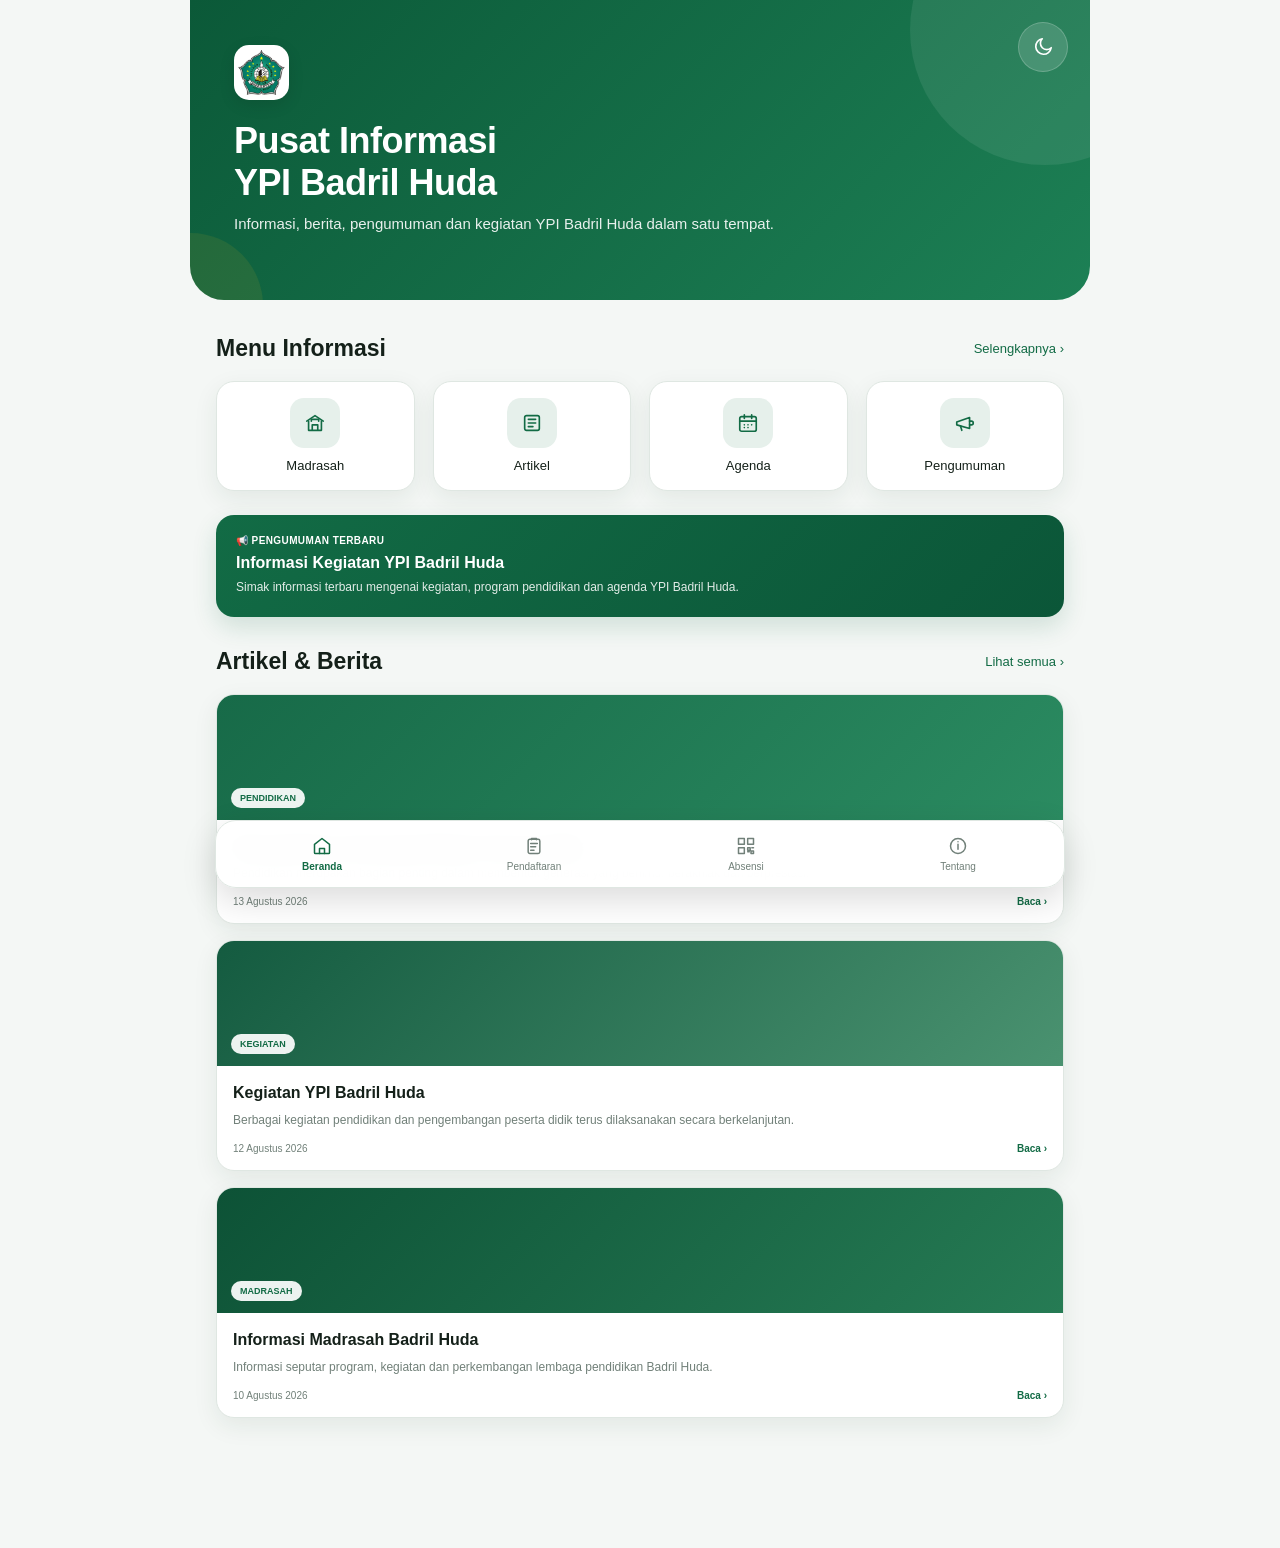
<file: index.html>
<!DOCTYPE html>
<html lang="id">
<head>
<meta charset="UTF-8">
<meta name="viewport" content="width=device-width, initial-scale=1.0">
<title>Pusat Informasi YPI Badril Huda</title>
<link rel="stylesheet" href="style.css">
</head>

<body>
<!-- Ikon SVG lokal, tidak membutuhkan CDN/internet -->
<svg class="svg-defs" aria-hidden="true">
    <symbol id="icon-moon" viewBox="0 0 24 24"><path d="M21 12.8A8.5 8.5 0 1 1 11.2 3a6.5 6.5 0 0 0 9.8 9.8Z"/></symbol>
    <symbol id="icon-sun" viewBox="0 0 24 24"><circle cx="12" cy="12" r="4"/><path d="M12 2v2M12 20v2M4.93 4.93l1.42 1.42M17.65 17.65l1.42 1.42M2 12h2M20 12h2M4.93 19.07l1.42-1.42M17.65 6.35l1.42-1.42"/></symbol>
    <symbol id="icon-house" viewBox="0 0 24 24"><path d="m3 10 9-7 9 7v10a1 1 0 0 1-1 1H4a1 1 0 0 1-1-1Z"/><path d="M9 21v-6h6v6"/></symbol>
    <symbol id="icon-clipboard" viewBox="0 0 24 24"><rect x="5" y="4" width="14" height="17" rx="2"/><path d="M9 4.5V3h6v1.5M8 9h8M8 13h6M8 17h4"/></symbol>
    <symbol id="icon-qr" viewBox="0 0 24 24"><rect x="3" y="3" width="7" height="7"/><rect x="14" y="3" width="7" height="7"/><rect x="3" y="14" width="7" height="7"/><path d="M14 14h3v3h-3zM18 18h3v3h-3zM14 19h2M19 14h2"/></symbol>
    <symbol id="icon-info" viewBox="0 0 24 24"><circle cx="12" cy="12" r="9"/><path d="M12 10v6M12 7h.01"/></symbol>
    <symbol id="icon-school" viewBox="0 0 24 24"><path d="m3 10 9-6 9 6"/><path d="M5 10v10h14V10M9 20v-6h6v6M8 10v-2h8v2"/></symbol>
    <symbol id="icon-newspaper" viewBox="0 0 24 24"><rect x="4" y="4" width="16" height="16" rx="2"/><path d="M8 8h8M8 12h8M8 16h5"/></symbol>
    <symbol id="icon-calendar" viewBox="0 0 24 24"><rect x="3" y="5" width="18" height="16" rx="2"/><path d="M16 3v4M8 3v4M3 10h18M8 14h.01M12 14h.01M16 14h.01M8 17h.01M12 17h.01"/></symbol>
    <symbol id="icon-megaphone" viewBox="0 0 24 24"><path d="m3 11 14-5v12L3 14z"/><path d="M17 10h2a2 2 0 0 1 2 2v0a2 2 0 0 1-2 2h-2M7 15l1.5 5"/></symbol>
    <symbol id="icon-pin" viewBox="0 0 24 24"><path d="M12 21s7-6.1 7-12a7 7 0 1 0-14 0c0 5.9 7 12 7 12Z"/><circle cx="12" cy="9" r="2"/></symbol>
</svg>

<div class="app">

<header class="header">
    <button class="theme-btn" id="themeBtn" type="button" aria-label="Aktifkan mode gelap">
        <svg class="icon"><use href="#icon-moon"></use></svg>
    </button>

        <div class="logo" aria-label="Logo YPI Badril Huda">
            <img src="logo-badril-huda.png" alt="Logo YPI Badril Huda">
        </div>

        <h1>Pusat Informasi<br>YPI Badril Huda</h1>

        <p>Informasi, berita, pengumuman dan kegiatan YPI Badril Huda dalam satu tempat.</p>
</header>

<main class="content">

    <div class="section-title">
        <h2>Menu Informasi</h2>
        <span>Selengkapnya ›</span>
    </div>

    <!-- Urutan: Madrasah, Artikel, Agenda, Pengumuman -->
    <div class="quick-menu">

        <div class="quick-item">
            <div class="quick-icon"><svg class="icon"><use href="#icon-school"></use></svg></div>
            <span>Madrasah</span>
        </div>

        <div class="quick-item">
            <div class="quick-icon"><svg class="icon"><use href="#icon-newspaper"></use></svg></div>
            <span>Artikel</span>
        </div>

        <div class="quick-item">
            <div class="quick-icon"><svg class="icon"><use href="#icon-calendar"></use></svg></div>
            <span>Agenda</span>
        </div>

        <div class="quick-item">
            <div class="quick-icon"><svg class="icon"><use href="#icon-megaphone"></use></svg></div>
            <span>Pengumuman</span>
        </div>

    </div>

    <div class="announcement">
        <small>📢 PENGUMUMAN TERBARU</small>
        <h3>Informasi Kegiatan YPI Badril Huda</h3>
        <p>Simak informasi terbaru mengenai kegiatan, program pendidikan dan agenda YPI Badril Huda.</p>
    </div>

    <div class="section-title">
        <h2>Artikel & Berita</h2>
        <span>Lihat semua ›</span>
    </div>

    <div class="article-list">

        <article class="article-card">
            <div class="article-image"><span class="article-category">PENDIDIKAN</span></div>
            <div class="article-body">
                <h3 class="article-title">Meningkatkan Semangat Belajar Peserta Didik</h3>
                <p class="article-description">Pendidikan merupakan bagian penting dalam membentuk generasi yang berilmu, berakhlak dan berprestasi.</p>
                <div class="article-footer"><span>13 Agustus 2026</span><span class="read-more">Baca ›</span></div>
            </div>
        </article>

        <article class="article-card">
            <div class="article-image"><span class="article-category">KEGIATAN</span></div>
            <div class="article-body">
                <h3 class="article-title">Kegiatan YPI Badril Huda</h3>
                <p class="article-description">Berbagai kegiatan pendidikan dan pengembangan peserta didik terus dilaksanakan secara berkelanjutan.</p>
                <div class="article-footer"><span>12 Agustus 2026</span><span class="read-more">Baca ›</span></div>
            </div>
        </article>

        <article class="article-card">
            <div class="article-image"><span class="article-category">MADRASAH</span></div>
            <div class="article-body">
                <h3 class="article-title">Informasi Madrasah Badril Huda</h3>
                <p class="article-description">Informasi seputar program, kegiatan dan perkembangan lembaga pendidikan Badril Huda.</p>
                <div class="article-footer"><span>10 Agustus 2026</span><span class="read-more">Baca ›</span></div>
            </div>
        </article>

    </div>
</main>

<nav class="bottom-nav" aria-label="Navigasi utama">
    <a href="https://badrilhuda.github.io" class="nav-item active">
        <svg class="icon"><use href="#icon-house"></use></svg>
        <span>Beranda</span>
    </a>

    <a href="pendaftaran.html" class="nav-item">
        <svg class="icon"><use href="#icon-clipboard"></use></svg>
        <span>Pendaftaran</span>
    </a>

    <a href="https://badrilhuda.github.io/absensi/" class="nav-item">
        <svg class="icon"><use href="#icon-qr"></use></svg>
        <span>Absensi</span>
    </a>

    <a href="tentang.html" class="nav-item">
        <svg class="icon"><use href="#icon-info"></use></svg>
        <span>Tentang</span>
    </a>
</nav>

</div>

<script>
(function () {
    const body = document.body;
    const button = document.getElementById('themeBtn');
    const key = 'badrilHudaTheme';

    if (!button) return;

    const moon = '<svg class="icon" viewBox="0 0 24 24" aria-hidden="true"><use href="#icon-moon"></use></svg>';
    const sun  = '<svg class="icon" viewBox="0 0 24 24" aria-hidden="true"><use href="#icon-sun"></use></svg>';

    function applyTheme(theme, save = true) {
        const isDark = theme === 'dark';
        body.classList.toggle('dark', isDark);
        button.innerHTML = isDark ? sun : moon;
        button.setAttribute('aria-label', isDark ? 'Aktifkan mode terang' : 'Aktifkan mode gelap');
        button.setAttribute('title', isDark ? 'Mode terang' : 'Mode gelap');
        if (save) localStorage.setItem(key, isDark ? 'dark' : 'light');
    }

    const saved = localStorage.getItem(key);
    applyTheme(saved === 'dark' ? 'dark' : 'light', false);

    button.addEventListener('click', function (event) {
        event.preventDefault();
        event.stopPropagation();
        applyTheme(body.classList.contains('dark') ? 'light' : 'dark');
    });
})();
</script>

</body>
</html>
</file>
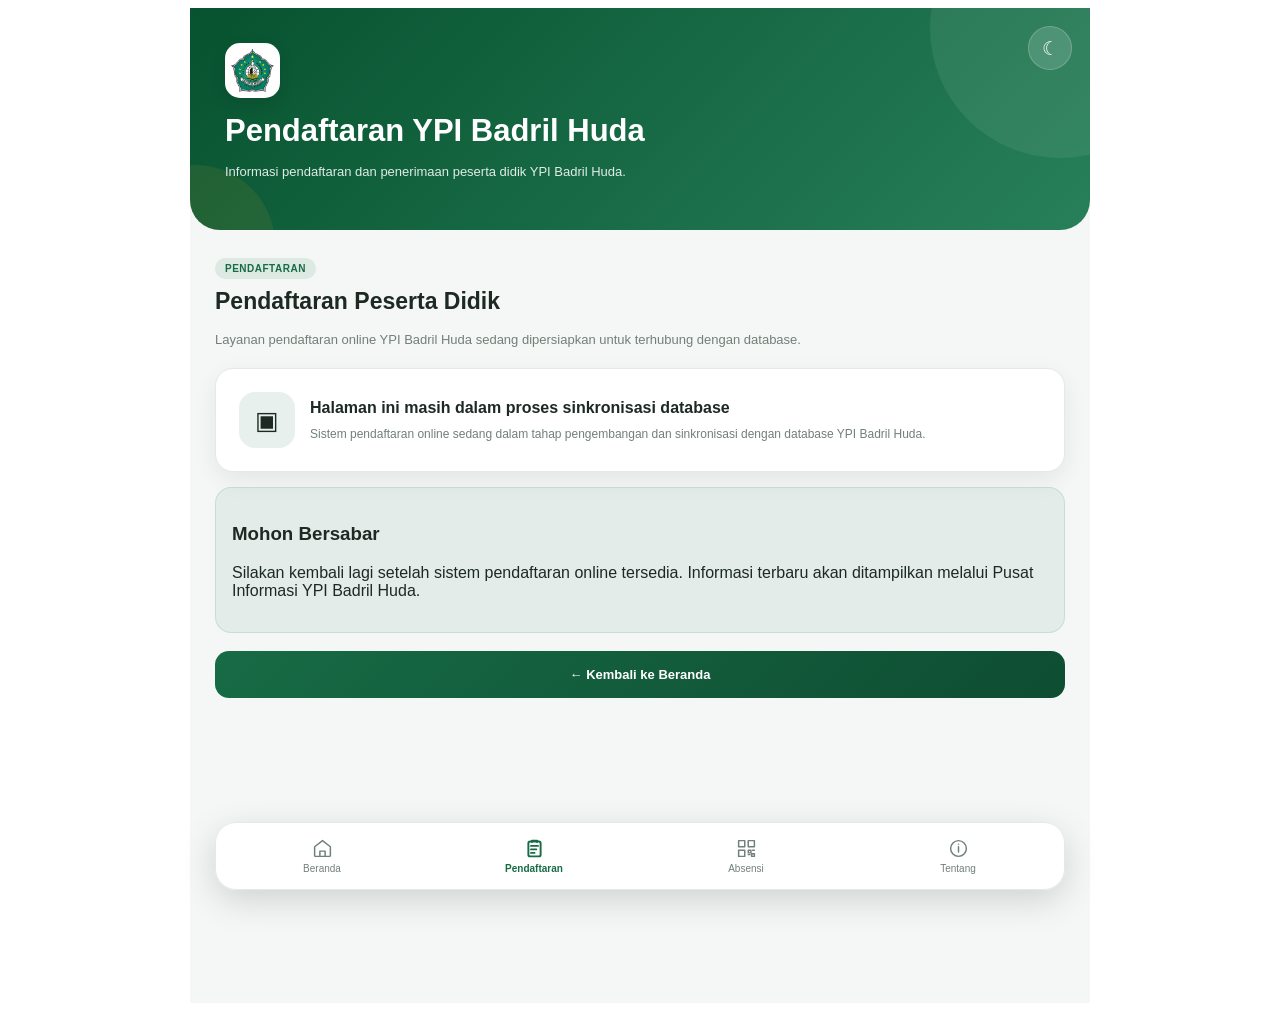
<file: pendaftaran.html>
<!DOCTYPE html>
<html lang="id">
<head>
<meta charset="UTF-8">
<meta name="viewport" content="width=device-width, initial-scale=1.0">
<title>Pendaftaran - YPI Badril Huda</title>
<style>
/* CSS INTERNAL - CONTAINER SAMA DENGAN LANDING PAGE */
.internal-page{
--ip-primary:#176b45;--ip-primary-dark:#0e4d32;--ip-accent:#d8a72c;
--ip-bg:#f4f7f5;--ip-card:#fff;--ip-text:#1d2923;--ip-muted:#718078;--ip-border:#e4e9e6;
width:100%;max-width:900px;margin:0 auto;min-height:100vh;background:var(--ip-bg);color:var(--ip-text);padding-bottom:95px;
font-family:"Segoe UI",Arial,sans-serif;transition:.3s;
}
.internal-page.dark{--ip-primary:#3ab477;--ip-primary-dark:#14623f;--ip-accent:#e8bd45;--ip-bg:#0d1411;--ip-card:#17201b;--ip-text:#edf4ef;--ip-muted:#a6b2ab;--ip-border:#2b3831;}
.internal-page *{box-sizing:border-box}
.internal-page .ip-header{position:relative;overflow:hidden;min-height:190px;padding:25px 20px;color:#fff;background:linear-gradient(135deg,#07522f,#27805a);border-radius:0 0 30px 30px}
.internal-page .ip-header:before{content:"";position:absolute;width:260px;height:260px;border-radius:50%;background:rgba(255,255,255,.07);right:-100px;top:-110px}
.internal-page .ip-header:after{content:"";position:absolute;width:160px;height:160px;border-radius:50%;background:rgba(216,167,44,.1);left:-75px;bottom:-95px}
.internal-page .ip-head-content{position:relative;z-index:2}
.internal-page .ip-logo{width:55px;height:55px;border-radius:15px;background:#fff url("logo-badril-huda.png") center/43px 43px no-repeat;border:1px solid rgba(255,255,255,.45);margin-bottom:14px;box-shadow:0 5px 16px rgba(0,0,0,.1)}
.internal-page .ip-header h1{font-size:25px;line-height:1.2;margin:0 0 7px}
.internal-page .ip-header p{font-size:13px;line-height:1.5;opacity:.87;max-width:650px}
.internal-page .ip-theme{position:absolute;right:18px;top:18px;width:44px;height:44px;border:1px solid rgba(255,255,255,.2);border-radius:50%;background:rgba(255,255,255,.15);color:#fff;cursor:pointer;z-index:5;font-size:19px}
.internal-page .ip-content{max-width:900px;margin:auto;padding:22px 16px}
.internal-page .ip-label{display:inline-block;padding:5px 10px;border-radius:20px;background:rgba(23,107,69,.1);color:var(--ip-primary);font-size:10px;font-weight:800;letter-spacing:.5px;margin-bottom:8px}
.internal-page .ip-title{margin-bottom:18px}.internal-page .ip-title h2{font-size:23px;line-height:1.3;margin:0 0 7px}.internal-page .ip-title p{font-size:13px;line-height:1.6;color:var(--ip-muted)}
.internal-page .ip-card{background:var(--ip-card);border:1px solid var(--ip-border);border-radius:18px;padding:19px;margin-bottom:15px;box-shadow:0 8px 25px rgba(0,0,0,.07)}
.internal-page.dark .ip-card{box-shadow:0 10px 30px rgba(0,0,0,.3)}
.internal-page .ip-card h2{font-size:19px;margin:0 0 11px}.internal-page .ip-card h3{font-size:15px;margin:0 0 6px}.internal-page .ip-card p{font-size:13px;line-height:1.7;color:var(--ip-muted);margin:0 0 11px}.internal-page .ip-card p:last-child{margin-bottom:0}
.internal-page .ip-status{display:flex;gap:15px;align-items:center}.internal-page .ip-status-icon{width:56px;height:56px;flex:0 0 56px;border-radius:16px;background:rgba(23,107,69,.1);display:flex;align-items:center;justify-content:center;font-size:25px}
.internal-page .ip-status h3{font-size:16px;line-height:1.4}.internal-page .ip-status p{font-size:12px;line-height:1.55}
.internal-page .ip-info{padding:16px;border-radius:16px;background:rgba(23,107,69,.07);border:1px solid rgba(23,107,69,.12);margin-bottom:18px}
.internal-page .ip-button{display:flex;align-items:center;justify-content:center;min-height:47px;width:100%;padding:11px 18px;border-radius:14px;background:linear-gradient(135deg,var(--ip-primary),var(--ip-primary-dark));color:#fff;text-decoration:none;font-size:13px;font-weight:700}
.internal-page .ip-grid{display:grid;grid-template-columns:repeat(2,1fr);gap:9px;margin-top:15px}.internal-page .ip-grid-item{padding:12px;border-radius:13px;background:var(--ip-bg);border:1px solid var(--ip-border)}.internal-page .ip-grid-item span{display:block;color:var(--ip-muted);font-size:10px;margin-bottom:4px}.internal-page .ip-grid-item strong{font-size:13px}
.internal-page .ip-timeline{border-left:2px solid var(--ip-border);padding-left:18px;margin-top:18px}.internal-page .ip-time{position:relative;margin-bottom:20px}.internal-page .ip-time:last-child{margin-bottom:0}.internal-page .ip-time:before{content:"";position:absolute;width:10px;height:10px;border-radius:50%;background:var(--ip-primary);left:-24px;top:4px;box-shadow:0 0 0 4px var(--ip-card)}.internal-page .ip-year{font-size:12px;font-weight:800;color:var(--ip-primary);margin-bottom:3px}.internal-page .ip-time h3{font-size:14px}.internal-page .ip-time p{font-size:12px}
.internal-page .ip-vision{padding:17px;border-radius:16px;background:linear-gradient(135deg,var(--ip-primary),var(--ip-primary-dark));color:#fff}.internal-page .ip-vision p{color:rgba(255,255,255,.9);margin:0}.internal-page .ip-missions{padding-left:21px;margin-top:10px}.internal-page .ip-missions li{font-size:13px;line-height:1.6;color:var(--ip-muted);margin-bottom:7px}
.internal-page .ip-institutions{display:grid;gap:9px}.internal-page .ip-institution{display:flex;align-items:center;gap:12px;padding:13px;border-radius:14px;background:var(--ip-bg);border:1px solid var(--ip-border)}.internal-page .ip-school-icon{width:43px;height:43px;flex:0 0 43px;border-radius:12px;background:rgba(23,107,69,.1);display:flex;align-items:center;justify-content:center;font-size:20px}.internal-page .ip-institution h3{font-size:14px;margin:0 0 3px}.internal-page .ip-institution p{font-size:11px;margin:0}
.internal-page .ip-nav{position:fixed;left:50%;bottom:10px;transform:translateX(-50%);width:calc(100% - 20px);max-width:850px;height:68px;background:rgba(255,255,255,.96);border:1px solid var(--ip-border);border-radius:21px;display:grid;grid-template-columns:repeat(4,1fr);z-index:100;box-shadow:0 10px 35px rgba(0,0,0,.15);backdrop-filter:blur(12px)}.internal-page.dark .ip-nav{background:rgba(23,32,27,.96)}.internal-page .ip-nav a{height:100%;display:flex;flex-direction:column;align-items:center;justify-content:center;gap:4px;text-decoration:none;color:var(--ip-muted);font-size:10px}.internal-page .ip-nav a.active{color:var(--ip-primary);font-weight:700}.internal-page .ip-nav a:hover{color:var(--ip-primary);transform:translateY(-2px)}
@media(min-width:600px){
.internal-page .ip-header{min-height:220px;padding:35px}
.internal-page .ip-content{padding:28px 25px}
.internal-page .ip-header h1{font-size:31px}
.internal-page .ip-card{padding:23px}
}
@media(max-width:480px){
.internal-page{max-width:100%;}.internal-page .ip-status{align-items:flex-start}.internal-page .ip-card{padding:17px}.internal-page .ip-grid{grid-template-columns:1fr 1fr}}

.ip-svg-defs{position:absolute;width:0;height:0;overflow:hidden}
.internal-page .ip-nav-icon{
    width:20px;
    height:20px;
    fill:none;
    stroke:currentColor;
    stroke-width:1.7;
    stroke-linecap:round;
    stroke-linejoin:round;
}
.internal-page .ip-nav a.active .ip-nav-icon{stroke-width:2.2}
@media(min-width:600px){
    .internal-page .ip-nav-icon{width:21px;height:21px}
}
</style>
</head>
<body>

<svg class="ip-svg-defs" aria-hidden="true">
<symbol id="ip-icon-house" viewBox="0 0 24 24">
    <path d="m3 10 9-7 9 7v10a1 1 0 0 1-1 1H4a1 1 0 0 1-1-1Z"/>
    <path d="M9 21v-6h6v6"/>
</symbol>
<symbol id="ip-icon-clipboard" viewBox="0 0 24 24">
    <rect x="5" y="4" width="14" height="17" rx="2"/>
    <path d="M9 4.5V3h6v1.5M8 9h8M8 13h6M8 17h4"/>
</symbol>
<symbol id="ip-icon-qr" viewBox="0 0 24 24">
    <rect x="3" y="3" width="7" height="7"/>
    <rect x="14" y="3" width="7" height="7"/>
    <rect x="3" y="14" width="7" height="7"/>
    <path d="M14 14h3v3h-3zM18 18h3v3h-3zM14 19h2M19 14h2"/>
</symbol>
<symbol id="ip-icon-info" viewBox="0 0 24 24">
    <circle cx="12" cy="12" r="9"/>
    <path d="M12 10v6M12 7h.01"/>
</symbol>
</svg>

<div class="internal-page" id="internalPage">
<header class="ip-header">
<button class="ip-theme" id="themeBtn" type="button" aria-label="Mode gelap">☾</button>
<div class="ip-head-content">
<div class="ip-logo"></div>
<h1>Pendaftaran YPI Badril Huda</h1>
<p>Informasi pendaftaran dan penerimaan peserta didik YPI Badril Huda.</p>
</div>
</header>
<main class="ip-content">

<div class="ip-title"><span class="ip-label">PENDAFTARAN</span><h2>Pendaftaran Peserta Didik</h2><p>Layanan pendaftaran online YPI Badril Huda sedang dipersiapkan untuk terhubung dengan database.</p></div>
<section class="ip-card ip-status"><div class="ip-status-icon">▣</div><div><h3>Halaman ini masih dalam proses sinkronisasi database</h3><p>Sistem pendaftaran online sedang dalam tahap pengembangan dan sinkronisasi dengan database YPI Badril Huda.</p></div></section>
<section class="ip-info"><h3>Mohon Bersabar</h3><p>Silakan kembali lagi setelah sistem pendaftaran online tersedia. Informasi terbaru akan ditampilkan melalui Pusat Informasi YPI Badril Huda.</p></section>
<a href="https://badrilhuda.github.io" class="ip-button">← Kembali ke Beranda</a>

</main>

    
<nav class="ip-nav" aria-label="Navigasi utama">
    <a href="https://badrilhuda.github.io" class="">
        <svg class="ip-nav-icon" aria-hidden="true"><use href="#ip-icon-house"></use></svg>
        <span>Beranda</span>
    </a>
    <a href="pendaftaran.html" class="active">
        <svg class="ip-nav-icon" aria-hidden="true"><use href="#ip-icon-clipboard"></use></svg>
        <span>Pendaftaran</span>
    </a>
    <a href="https://badrilhuda.github.io/absensi/" class="">
        <svg class="ip-nav-icon" aria-hidden="true"><use href="#ip-icon-qr"></use></svg>
        <span>Absensi</span>
    </a>
    <a href="tentang.html" class="">
        <svg class="ip-nav-icon" aria-hidden="true"><use href="#ip-icon-info"></use></svg>
        <span>Tentang</span>
    </a>
</nav>

</div>
<script>
(function(){
 const page=document.getElementById('internalPage');
 const btn=document.getElementById('themeBtn');
 const key='badrilHudaTheme';
 function apply(t){
   const dark=t==='dark';
   page.classList.toggle('dark',dark);
   btn.textContent=dark?'☀':'☾';
   btn.setAttribute('aria-label',dark?'Aktifkan mode terang':'Aktifkan mode gelap');
 }
 let saved=localStorage.getItem(key);
 if(saved!=='dark' && saved!=='light') saved='light';
 apply(saved);
 btn.onclick=()=>{const next=page.classList.contains('dark')?'light':'dark';localStorage.setItem(key,next);apply(next);};
})();
</script>
</body>
</html>
</file>
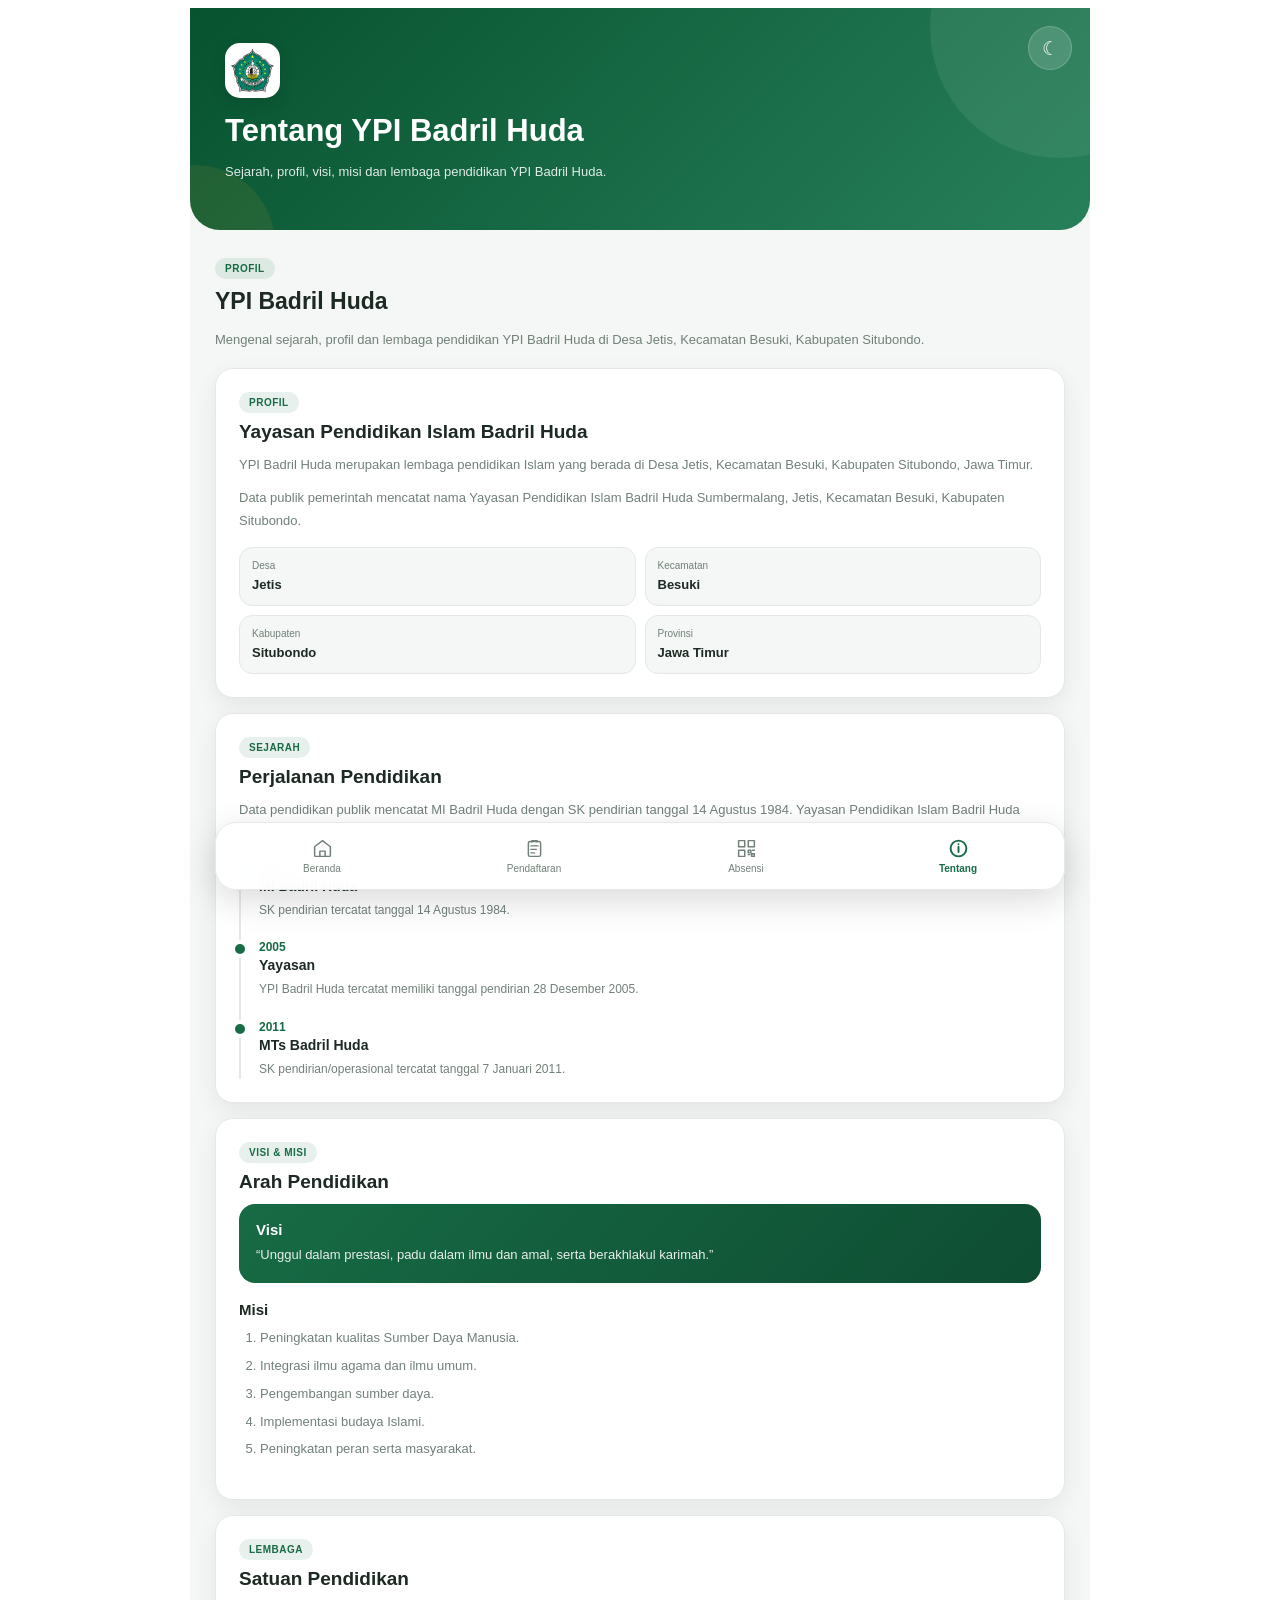
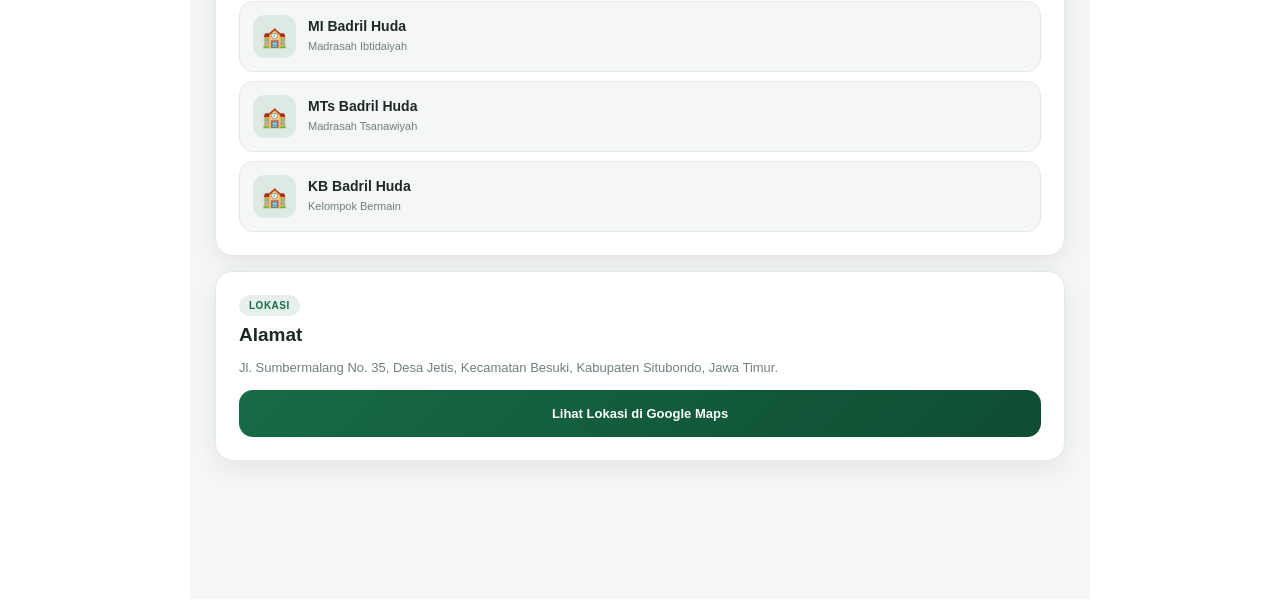
<file: tentang.html>
<!DOCTYPE html>
<html lang="id">
<head>
<meta charset="UTF-8">
<meta name="viewport" content="width=device-width, initial-scale=1.0">
<title>Tentang - YPI Badril Huda</title>
<style>
/* CSS INTERNAL - CONTAINER SAMA DENGAN LANDING PAGE */
.internal-page{
--ip-primary:#176b45;--ip-primary-dark:#0e4d32;--ip-accent:#d8a72c;
--ip-bg:#f4f7f5;--ip-card:#fff;--ip-text:#1d2923;--ip-muted:#718078;--ip-border:#e4e9e6;
width:100%;max-width:900px;margin:0 auto;min-height:100vh;background:var(--ip-bg);color:var(--ip-text);padding-bottom:95px;
font-family:"Segoe UI",Arial,sans-serif;transition:.3s;
}
.internal-page.dark{--ip-primary:#3ab477;--ip-primary-dark:#14623f;--ip-accent:#e8bd45;--ip-bg:#0d1411;--ip-card:#17201b;--ip-text:#edf4ef;--ip-muted:#a6b2ab;--ip-border:#2b3831;}
.internal-page *{box-sizing:border-box}
.internal-page .ip-header{position:relative;overflow:hidden;min-height:190px;padding:25px 20px;color:#fff;background:linear-gradient(135deg,#07522f,#27805a);border-radius:0 0 30px 30px}
.internal-page .ip-header:before{content:"";position:absolute;width:260px;height:260px;border-radius:50%;background:rgba(255,255,255,.07);right:-100px;top:-110px}
.internal-page .ip-header:after{content:"";position:absolute;width:160px;height:160px;border-radius:50%;background:rgba(216,167,44,.1);left:-75px;bottom:-95px}
.internal-page .ip-head-content{position:relative;z-index:2}
.internal-page .ip-logo{width:55px;height:55px;border-radius:15px;background:#fff url("logo-badril-huda.png") center/43px 43px no-repeat;border:1px solid rgba(255,255,255,.45);margin-bottom:14px;box-shadow:0 5px 16px rgba(0,0,0,.1)}
.internal-page .ip-header h1{font-size:25px;line-height:1.2;margin:0 0 7px}
.internal-page .ip-header p{font-size:13px;line-height:1.5;opacity:.87;max-width:650px}
.internal-page .ip-theme{position:absolute;right:18px;top:18px;width:44px;height:44px;border:1px solid rgba(255,255,255,.2);border-radius:50%;background:rgba(255,255,255,.15);color:#fff;cursor:pointer;z-index:5;font-size:19px}
.internal-page .ip-content{max-width:900px;margin:auto;padding:22px 16px}
.internal-page .ip-label{display:inline-block;padding:5px 10px;border-radius:20px;background:rgba(23,107,69,.1);color:var(--ip-primary);font-size:10px;font-weight:800;letter-spacing:.5px;margin-bottom:8px}
.internal-page .ip-title{margin-bottom:18px}.internal-page .ip-title h2{font-size:23px;line-height:1.3;margin:0 0 7px}.internal-page .ip-title p{font-size:13px;line-height:1.6;color:var(--ip-muted)}
.internal-page .ip-card{background:var(--ip-card);border:1px solid var(--ip-border);border-radius:18px;padding:19px;margin-bottom:15px;box-shadow:0 8px 25px rgba(0,0,0,.07)}
.internal-page.dark .ip-card{box-shadow:0 10px 30px rgba(0,0,0,.3)}
.internal-page .ip-card h2{font-size:19px;margin:0 0 11px}.internal-page .ip-card h3{font-size:15px;margin:0 0 6px}.internal-page .ip-card p{font-size:13px;line-height:1.7;color:var(--ip-muted);margin:0 0 11px}.internal-page .ip-card p:last-child{margin-bottom:0}
.internal-page .ip-status{display:flex;gap:15px;align-items:center}.internal-page .ip-status-icon{width:56px;height:56px;flex:0 0 56px;border-radius:16px;background:rgba(23,107,69,.1);display:flex;align-items:center;justify-content:center;font-size:25px}
.internal-page .ip-status h3{font-size:16px;line-height:1.4}.internal-page .ip-status p{font-size:12px;line-height:1.55}
.internal-page .ip-info{padding:16px;border-radius:16px;background:rgba(23,107,69,.07);border:1px solid rgba(23,107,69,.12);margin-bottom:18px}
.internal-page .ip-button{display:flex;align-items:center;justify-content:center;min-height:47px;width:100%;padding:11px 18px;border-radius:14px;background:linear-gradient(135deg,var(--ip-primary),var(--ip-primary-dark));color:#fff;text-decoration:none;font-size:13px;font-weight:700}
.internal-page .ip-grid{display:grid;grid-template-columns:repeat(2,1fr);gap:9px;margin-top:15px}.internal-page .ip-grid-item{padding:12px;border-radius:13px;background:var(--ip-bg);border:1px solid var(--ip-border)}.internal-page .ip-grid-item span{display:block;color:var(--ip-muted);font-size:10px;margin-bottom:4px}.internal-page .ip-grid-item strong{font-size:13px}
.internal-page .ip-timeline{border-left:2px solid var(--ip-border);padding-left:18px;margin-top:18px}.internal-page .ip-time{position:relative;margin-bottom:20px}.internal-page .ip-time:last-child{margin-bottom:0}.internal-page .ip-time:before{content:"";position:absolute;width:10px;height:10px;border-radius:50%;background:var(--ip-primary);left:-24px;top:4px;box-shadow:0 0 0 4px var(--ip-card)}.internal-page .ip-year{font-size:12px;font-weight:800;color:var(--ip-primary);margin-bottom:3px}.internal-page .ip-time h3{font-size:14px}.internal-page .ip-time p{font-size:12px}
.internal-page .ip-vision{padding:17px;border-radius:16px;background:linear-gradient(135deg,var(--ip-primary),var(--ip-primary-dark));color:#fff}.internal-page .ip-vision p{color:rgba(255,255,255,.9);margin:0}.internal-page .ip-missions{padding-left:21px;margin-top:10px}.internal-page .ip-missions li{font-size:13px;line-height:1.6;color:var(--ip-muted);margin-bottom:7px}
.internal-page .ip-institutions{display:grid;gap:9px}.internal-page .ip-institution{display:flex;align-items:center;gap:12px;padding:13px;border-radius:14px;background:var(--ip-bg);border:1px solid var(--ip-border)}.internal-page .ip-school-icon{width:43px;height:43px;flex:0 0 43px;border-radius:12px;background:rgba(23,107,69,.1);display:flex;align-items:center;justify-content:center;font-size:20px}.internal-page .ip-institution h3{font-size:14px;margin:0 0 3px}.internal-page .ip-institution p{font-size:11px;margin:0}
.internal-page .ip-nav{position:fixed;left:50%;bottom:10px;transform:translateX(-50%);width:calc(100% - 20px);max-width:850px;height:68px;background:rgba(255,255,255,.96);border:1px solid var(--ip-border);border-radius:21px;display:grid;grid-template-columns:repeat(4,1fr);z-index:100;box-shadow:0 10px 35px rgba(0,0,0,.15);backdrop-filter:blur(12px)}.internal-page.dark .ip-nav{background:rgba(23,32,27,.96)}.internal-page .ip-nav a{height:100%;display:flex;flex-direction:column;align-items:center;justify-content:center;gap:4px;text-decoration:none;color:var(--ip-muted);font-size:10px}.internal-page .ip-nav a.active{color:var(--ip-primary);font-weight:700}.internal-page .ip-nav a:hover{color:var(--ip-primary);transform:translateY(-2px)}
@media(min-width:600px){
.internal-page .ip-header{min-height:220px;padding:35px}
.internal-page .ip-content{padding:28px 25px}
.internal-page .ip-header h1{font-size:31px}
.internal-page .ip-card{padding:23px}
}
@media(max-width:480px){
.internal-page{max-width:100%;}.internal-page .ip-status{align-items:flex-start}.internal-page .ip-card{padding:17px}.internal-page .ip-grid{grid-template-columns:1fr 1fr}}

.ip-svg-defs{position:absolute;width:0;height:0;overflow:hidden}
.internal-page .ip-nav-icon{
    width:20px;
    height:20px;
    fill:none;
    stroke:currentColor;
    stroke-width:1.7;
    stroke-linecap:round;
    stroke-linejoin:round;
}
.internal-page .ip-nav a.active .ip-nav-icon{stroke-width:2.2}
@media(min-width:600px){
    .internal-page .ip-nav-icon{width:21px;height:21px}
}
</style>
</head>
<body>

<svg class="ip-svg-defs" aria-hidden="true">
<symbol id="ip-icon-house" viewBox="0 0 24 24">
    <path d="m3 10 9-7 9 7v10a1 1 0 0 1-1 1H4a1 1 0 0 1-1-1Z"/>
    <path d="M9 21v-6h6v6"/>
</symbol>
<symbol id="ip-icon-clipboard" viewBox="0 0 24 24">
    <rect x="5" y="4" width="14" height="17" rx="2"/>
    <path d="M9 4.5V3h6v1.5M8 9h8M8 13h6M8 17h4"/>
</symbol>
<symbol id="ip-icon-qr" viewBox="0 0 24 24">
    <rect x="3" y="3" width="7" height="7"/>
    <rect x="14" y="3" width="7" height="7"/>
    <rect x="3" y="14" width="7" height="7"/>
    <path d="M14 14h3v3h-3zM18 18h3v3h-3zM14 19h2M19 14h2"/>
</symbol>
<symbol id="ip-icon-info" viewBox="0 0 24 24">
    <circle cx="12" cy="12" r="9"/>
    <path d="M12 10v6M12 7h.01"/>
</symbol>
</svg>

<div class="internal-page" id="internalPage">
<header class="ip-header">
<button class="ip-theme" id="themeBtn" type="button" aria-label="Mode gelap">☾</button>
<div class="ip-head-content">
<div class="ip-logo"></div>
<h1>Tentang YPI Badril Huda</h1>
<p>Sejarah, profil, visi, misi dan lembaga pendidikan YPI Badril Huda.</p>
</div>
</header>
<main class="ip-content">

<div class="ip-title"><span class="ip-label">PROFIL</span><h2>YPI Badril Huda</h2><p>Mengenal sejarah, profil dan lembaga pendidikan YPI Badril Huda di Desa Jetis, Kecamatan Besuki, Kabupaten Situbondo.</p></div>
<section class="ip-card"><span class="ip-label">PROFIL</span><h2>Yayasan Pendidikan Islam Badril Huda</h2><p>YPI Badril Huda merupakan lembaga pendidikan Islam yang berada di Desa Jetis, Kecamatan Besuki, Kabupaten Situbondo, Jawa Timur.</p><p>Data publik pemerintah mencatat nama Yayasan Pendidikan Islam Badril Huda Sumbermalang, Jetis, Kecamatan Besuki, Kabupaten Situbondo.</p><div class="ip-grid"><div class="ip-grid-item"><span>Desa</span><strong>Jetis</strong></div><div class="ip-grid-item"><span>Kecamatan</span><strong>Besuki</strong></div><div class="ip-grid-item"><span>Kabupaten</span><strong>Situbondo</strong></div><div class="ip-grid-item"><span>Provinsi</span><strong>Jawa Timur</strong></div></div></section>
<section class="ip-card"><span class="ip-label">SEJARAH</span><h2>Perjalanan Pendidikan</h2><p>Data pendidikan publik mencatat MI Badril Huda dengan SK pendirian tanggal 14 Agustus 1984. Yayasan Pendidikan Islam Badril Huda tercatat memiliki tanggal pendirian 28 Desember 2005. MTs Badril Huda tercatat memiliki SK pendirian/operasional tanggal 7 Januari 2011.</p><div class="ip-timeline"><div class="ip-time"><div class="ip-year">1984</div><h3>MI Badril Huda</h3><p>SK pendirian tercatat tanggal 14 Agustus 1984.</p></div><div class="ip-time"><div class="ip-year">2005</div><h3>Yayasan</h3><p>YPI Badril Huda tercatat memiliki tanggal pendirian 28 Desember 2005.</p></div><div class="ip-time"><div class="ip-year">2011</div><h3>MTs Badril Huda</h3><p>SK pendirian/operasional tercatat tanggal 7 Januari 2011.</p></div></div></section>
<section class="ip-card"><span class="ip-label">VISI & MISI</span><h2>Arah Pendidikan</h2><div class="ip-vision"><h3>Visi</h3><p>“Unggul dalam prestasi, padu dalam ilmu dan amal, serta berakhlakul karimah.”</p></div><h3 style="margin-top:18px">Misi</h3><ol class="ip-missions"><li>Peningkatan kualitas Sumber Daya Manusia.</li><li>Integrasi ilmu agama dan ilmu umum.</li><li>Pengembangan sumber daya.</li><li>Implementasi budaya Islami.</li><li>Peningkatan peran serta masyarakat.</li></ol></section>
<section class="ip-card"><span class="ip-label">LEMBAGA</span><h2>Satuan Pendidikan</h2><div class="ip-institutions"><div class="ip-institution"><div class="ip-school-icon">🏫</div><div><h3>MI Badril Huda</h3><p>Madrasah Ibtidaiyah</p></div></div><div class="ip-institution"><div class="ip-school-icon">🏫</div><div><h3>MTs Badril Huda</h3><p>Madrasah Tsanawiyah</p></div></div><div class="ip-institution"><div class="ip-school-icon">🏫</div><div><h3>KB Badril Huda</h3><p>Kelompok Bermain</p></div></div></div></section>
<section class="ip-card"><span class="ip-label">LOKASI</span><h2>Alamat</h2><p>Jl. Sumbermalang No. 35, Desa Jetis, Kecamatan Besuki, Kabupaten Situbondo, Jawa Timur.</p><a class="ip-button" href="https://www.google.com/maps/search/?api=1&query=YPI+Badril+Huda+Jetis+Besuki+Situbondo" target="_blank">Lihat Lokasi di Google Maps</a></section>

</main>

    
<nav class="ip-nav" aria-label="Navigasi utama">
    <a href="https://badrilhuda.github.io" class="">
        <svg class="ip-nav-icon" aria-hidden="true"><use href="#ip-icon-house"></use></svg>
        <span>Beranda</span>
    </a>
    <a href="pendaftaran.html" class="">
        <svg class="ip-nav-icon" aria-hidden="true"><use href="#ip-icon-clipboard"></use></svg>
        <span>Pendaftaran</span>
    </a>
    <a href="https://badrilhuda.github.io/absensi/" class="">
        <svg class="ip-nav-icon" aria-hidden="true"><use href="#ip-icon-qr"></use></svg>
        <span>Absensi</span>
    </a>
    <a href="tentang.html" class="active">
        <svg class="ip-nav-icon" aria-hidden="true"><use href="#ip-icon-info"></use></svg>
        <span>Tentang</span>
    </a>
</nav>

</div>
<script>
(function(){
 const page=document.getElementById('internalPage');
 const btn=document.getElementById('themeBtn');
 const key='badrilHudaTheme';
 function apply(t){
   const dark=t==='dark';
   page.classList.toggle('dark',dark);
   btn.textContent=dark?'☀':'☾';
   btn.setAttribute('aria-label',dark?'Aktifkan mode terang':'Aktifkan mode gelap');
 }
 let saved=localStorage.getItem(key);
 if(saved!=='dark' && saved!=='light') saved='light';
 apply(saved);
 btn.onclick=()=>{const next=page.classList.contains('dark')?'light':'dark';localStorage.setItem(key,next);apply(next);};
})();
</script>
</body>
</html>
</file>
<file: style.css>
/* =========================================================
   YPI BADRIL HUDA
   STYLE.CSS FINAL
========================================================= */

:root {
    --primary: #126b45;
    --primary-dark: #0b5638;
    --bg: #f4f7f5;
    --card: #ffffff;
    --text: #142019;
    --muted: #718079;
    --soft: #e6f0eb;
    --border: #dfe7e2;
    --shadow: 0 8px 25px rgba(20, 60, 42, .08);
}

/* =========================
   DARK MODE
========================= */

body.dark {
    --primary: #35a875;
    --primary-dark: #176542;
    --bg: #101512;
    --card: #19211d;
    --text: #edf5f0;
    --muted: #a4b0a9;
    --soft: #20342b;
    --border: #2b3831;
    --shadow: 0 8px 25px rgba(0,0,0,.30);
}

/* =========================
   RESET
========================= */

* {
    box-sizing: border-box;
}

html {
    margin: 0;
    padding: 0;
    width: 100%;
    min-height: 100%;
}

body {
    margin: 0;
    padding: 0;

    width: 100%;
    min-height: 100vh;

    font-family:
        "Segoe UI",
        Arial,
        sans-serif;

    background: var(--bg);
    color: var(--text);

    transition:
        background .25s ease,
        color .25s ease;
}

button,
a {
    font-family: inherit;
}

.svg-defs {
    position: absolute;
    width: 0;
    height: 0;
    overflow: hidden;
}

/* =========================
   ICON
========================= */

.icon {
    width: 20px;
    height: 20px;

    fill: none;
    stroke: currentColor;
    stroke-width: 1.8;

    stroke-linecap: round;
    stroke-linejoin: round;
}

/* =========================================================
   APP
   DESKTOP MAKSIMAL 900PX
========================================================= */

.app {
    display: block;

    width: 100%;
    max-width: 900px;

    min-height: 100vh;

    margin: 0 auto;

    padding: 0 0 105px 0;
}

/* =========================================================
   HEADER
========================================================= */

.header {
    position: relative;
    isolation: isolate;

    width: 100%;
    height: 300px;
    min-height: 300px;

    overflow: hidden;

    padding: 45px 44px 38px;

    color: #ffffff;

    background:
        linear-gradient(
            135deg,
            #0b5938 0%,
            #1d8055 100%
        );

    border-radius:
        0 0 34px 34px;
}

/* Lingkaran kanan */

.header::before {
    content: "";

    position: absolute;

    width: 270px;
    height: 270px;

    right: -90px;
    top: -105px;

    border-radius: 50%;

    background:
        rgba(255,255,255,.08);

    z-index: -1;
}

/* Lingkaran kiri */

.header::after {
    content: "";

    position: absolute;

    width: 145px;
    height: 145px;

    left: -72px;
    bottom: -78px;

    border-radius: 50%;

    background:
        rgba(180,160,45,.13);

    z-index: -1;
}

/* =========================
   HEADER CONTENT
========================= */

.header-content {
    position: relative;
    z-index: 2;

    display: block;
}

/* =========================================================
   LOGO
========================================================= */

.logo {
    width: 55px !important;
    height: 55px !important;

    min-width: 55px !important;
    min-height: 55px !important;

    max-width: 55px !important;
    max-height: 55px !important;

    padding: 4px !important;

    margin: 0 0 20px 0 !important;

    display: flex !important;

    align-items: center !important;
    justify-content: center !important;

    overflow: hidden !important;

    border-radius: 15px;

    background: #ffffff;

    border: 1px solid
        rgba(255,255,255,.45);

    box-shadow:
        0 5px 16px
        rgba(0,0,0,.10);
}

.logo img {
    display: block !important;

    width: 47px !important;
    height: 47px !important;

    min-width: 47px !important;
    min-height: 47px !important;

    max-width: 47px !important;
    max-height: 47px !important;

    margin: 0 !important;
    padding: 0 !important;

    object-fit: contain !important;

    object-position: center !important;
}

/* =========================================================
   JUDUL HEADER
========================================================= */

.header h1 {
    display: block;

    margin: 0 0 8px 0;

    font-size: 36px;
    line-height: 1.16;

    letter-spacing: -.5px;

    color: #ffffff;
}

.header p {
    display: block;

    max-width: 700px;

    margin: 0;

    font-size: 15px;
    line-height: 1.55;

    color:
        rgba(255,255,255,.90);
}

/* =========================================================
   TOMBOL MODE
========================================================= */

.theme-btn {
    position: absolute;

    z-index: 20;

    top: 22px;
    right: 22px;

    width: 50px;
    height: 50px;

    padding: 0;

    display: flex;

    align-items: center;
    justify-content: center;

    border: 1px solid
        rgba(255,255,255,.20);

    border-radius: 50%;

    background:
        rgba(255,255,255,.14);

    color: #ffffff;

    cursor: pointer;

    outline: none;

    transition:
        background .2s ease,
        transform .2s ease;
}

.theme-btn:hover {
    background:
        rgba(255,255,255,.25);

    transform: scale(1.05);
}

.theme-btn:active {
    transform: scale(.92);
}

.theme-btn .icon {
    width: 22px;
    height: 22px;
}

/* =========================================================
   CONTENT
========================================================= */

.content {
    width: 100%;

    margin: 0;
    padding: 34px 26px 25px;
}

/* =========================================================
   SECTION TITLE
========================================================= */

.section-title {
    width: 100%;

    display: flex;

    align-items: center;
    justify-content: space-between;

    gap: 15px;

    margin: 0 0 18px;
}

.section-title h2 {
    margin: 0;

    font-size: 23px;
    line-height: 1.25;

    color: var(--text);
}

.section-title span {
    color: var(--primary);

    font-size: 13px;

    white-space: nowrap;
}

/* =========================================================
   MENU INFORMASI
========================================================= */

.quick-menu {
    width: 100%;

    display: grid;

    grid-template-columns:
        repeat(4, 1fr);

    gap: 18px;

    margin: 0 0 24px;
}

.quick-item {
    width: 100%;
    min-width: 0;

    height: 110px;

    padding: 15px 8px;

    display: flex;

    flex-direction: column;

    align-items: center;
    justify-content: center;

    gap: 10px;

    background: var(--card);

    color: var(--text);

    border: 1px solid
        var(--border);

    border-radius: 18px;

    box-shadow: var(--shadow);

    transition:
        transform .2s ease,
        border-color .2s ease;
}

.quick-item:hover {
    transform: translateY(-2px);

    border-color:
        rgba(18,107,69,.30);
}

.quick-item > span {
    font-size: 13px;
    color: var(--text);
}

/* =========================
   ICON MENU
========================= */

.quick-icon {
    width: 50px;
    height: 50px;

    display: flex;

    align-items: center;
    justify-content: center;

    border-radius: 14px;

    background: var(--soft);

    color: var(--primary);
}

.quick-icon .icon {
    width: 22px;
    height: 22px;
}

/* =========================================================
   PENGUMUMAN
========================================================= */

.announcement {
    width: 100%;

    margin: 0 0 30px;

    padding: 20px;

    border-radius: 18px;

    background:
        linear-gradient(
            135deg,
            var(--primary),
            var(--primary-dark)
        );

    color: #ffffff;

    box-shadow:
        0 10px 25px
        rgba(18,107,69,.16);
}

.announcement small {
    display: flex;

    align-items: center;

    gap: 6px;

    margin-bottom: 8px;

    font-size: 10px;

    font-weight: 800;

    letter-spacing: .4px;
}

.announcement small .icon {
    width: 15px;
    height: 15px;
}

.announcement h3 {
    margin: 0 0 6px;

    font-size: 16px;

    color: #ffffff;
}

.announcement p {
    margin: 0;

    font-size: 12px;
    line-height: 1.6;

    color:
        rgba(255,255,255,.88);
}

/* =========================================================
   ARTIKEL
========================================================= */

.article-list {
    width: 100%;

    display: grid;

    grid-template-columns: 1fr;

    gap: 16px;
}

.article-card {
    width: 100%;

    overflow: hidden;

    background: var(--card);

    border: 1px solid
        var(--border);

    border-radius: 18px;

    box-shadow: var(--shadow);
}

.article-image {
    position: relative;

    width: 100%;
    height: 125px;

    background:
        linear-gradient(
            135deg,
            #176a48,
            #2b8b61
        );
}

.article-card:nth-child(2)
.article-image {
    background:
        linear-gradient(
            135deg,
            #145b40,
            #4a9270
        );
}

.article-card:nth-child(3)
.article-image {
    background:
        linear-gradient(
            135deg,
            #0d5236,
            #267b54
        );
}

.article-category {
    position: absolute;

    left: 14px;
    bottom: 12px;

    padding: 5px 9px;

    border-radius: 20px;

    background:
        rgba(255,255,255,.92);

    color: var(--primary);

    font-size: 9px;

    font-weight: 800;
}

.article-body {
    padding: 16px;
}

.article-title {
    margin: 0 0 7px;

    font-size: 16px;
    line-height: 1.35;

    color: var(--text);
}

.article-description {
    margin: 0 0 13px;

    color: var(--muted);

    font-size: 12px;
    line-height: 1.6;
}

.article-footer {
    display: flex;

    align-items: center;
    justify-content: space-between;

    color: var(--muted);

    font-size: 10px;
}

.read-more {
    color: var(--primary);

    font-weight: 700;
}

/* =========================================================
   BOTTOM NAVIGATION
========================================================= */

.bottom-nav {
    position: fixed;

    z-index: 999;

    left: 50%;
    bottom: 12px;

    width:
        min(850px, calc(100% - 24px));

    height: 68px;

    transform:
        translateX(-50%);

    display: grid;

    grid-template-columns:
        repeat(4, 1fr);

    background:
        rgba(255,255,255,.96);

    border:
        1px solid
        var(--border);

    border-radius: 21px;

    box-shadow:
        0 12px 35px
        rgba(0,0,0,.14);

    backdrop-filter:
        blur(12px);

    -webkit-backdrop-filter:
        blur(12px);
}

body.dark .bottom-nav {
    background:
        rgba(24,32,28,.96);
}

.nav-item {
    height: 100%;

    display: flex;

    flex-direction: column;

    align-items: center;
    justify-content: center;

    gap: 5px;

    color: var(--muted);

    text-decoration: none;

    font-size: 10px;
}

.nav-item .icon {
    width: 20px;
    height: 20px;
}

.nav-item:hover,
.nav-item.active {
    color: var(--primary);
}

.nav-item.active {
    font-weight: 700;
}

/* =========================================================
   TABLET
========================================================= */

@media (max-width: 899px) {

    .app {
        max-width: 100%;
    }

    .header {
        width: 100%;
        max-width: 100%;
    }

    .content {
        width: 100%;
    }
}

/* =========================================================
   MOBILE
========================================================= */

@media (max-width: 599px) {

    .app {
        width: 100%;
        max-width: 100%;
    }

    .header {
        height: 285px;
        min-height: 285px;

        padding:
            30px 22px 30px;

        border-radius:
            0 0 30px 30px;
    }

    .header h1 {
        font-size: 29px;
    }

    .header p {
        font-size: 13px;
    }

    .theme-btn {
        top: 18px;
        right: 18px;

        width: 45px;
        height: 45px;
    }

    .content {
        padding:
            25px 15px 20px;
    }

    .section-title h2 {
        font-size: 21px;
    }

    .quick-menu {
        grid-template-columns:
            repeat(2, 1fr);

        gap: 12px;
    }

    .quick-item {
        height: 105px;
        min-height: 105px;
    }

    .article-list {
        gap: 13px;
    }
}

/* =========================================================
   HP KECIL
========================================================= */

@media (max-width: 380px) {

    .header {
        height: 270px;
        min-height: 270px;

        padding:
            26px 18px;
    }

    .header h1 {
        font-size: 26px;
    }

    .header p {
        font-size: 12px;
    }

    .content {
        padding-left: 12px;
        padding-right: 12px;
    }

    .bottom-nav {
        width:
            calc(100% - 14px);

        bottom: 7px;
    }
}
</file>
